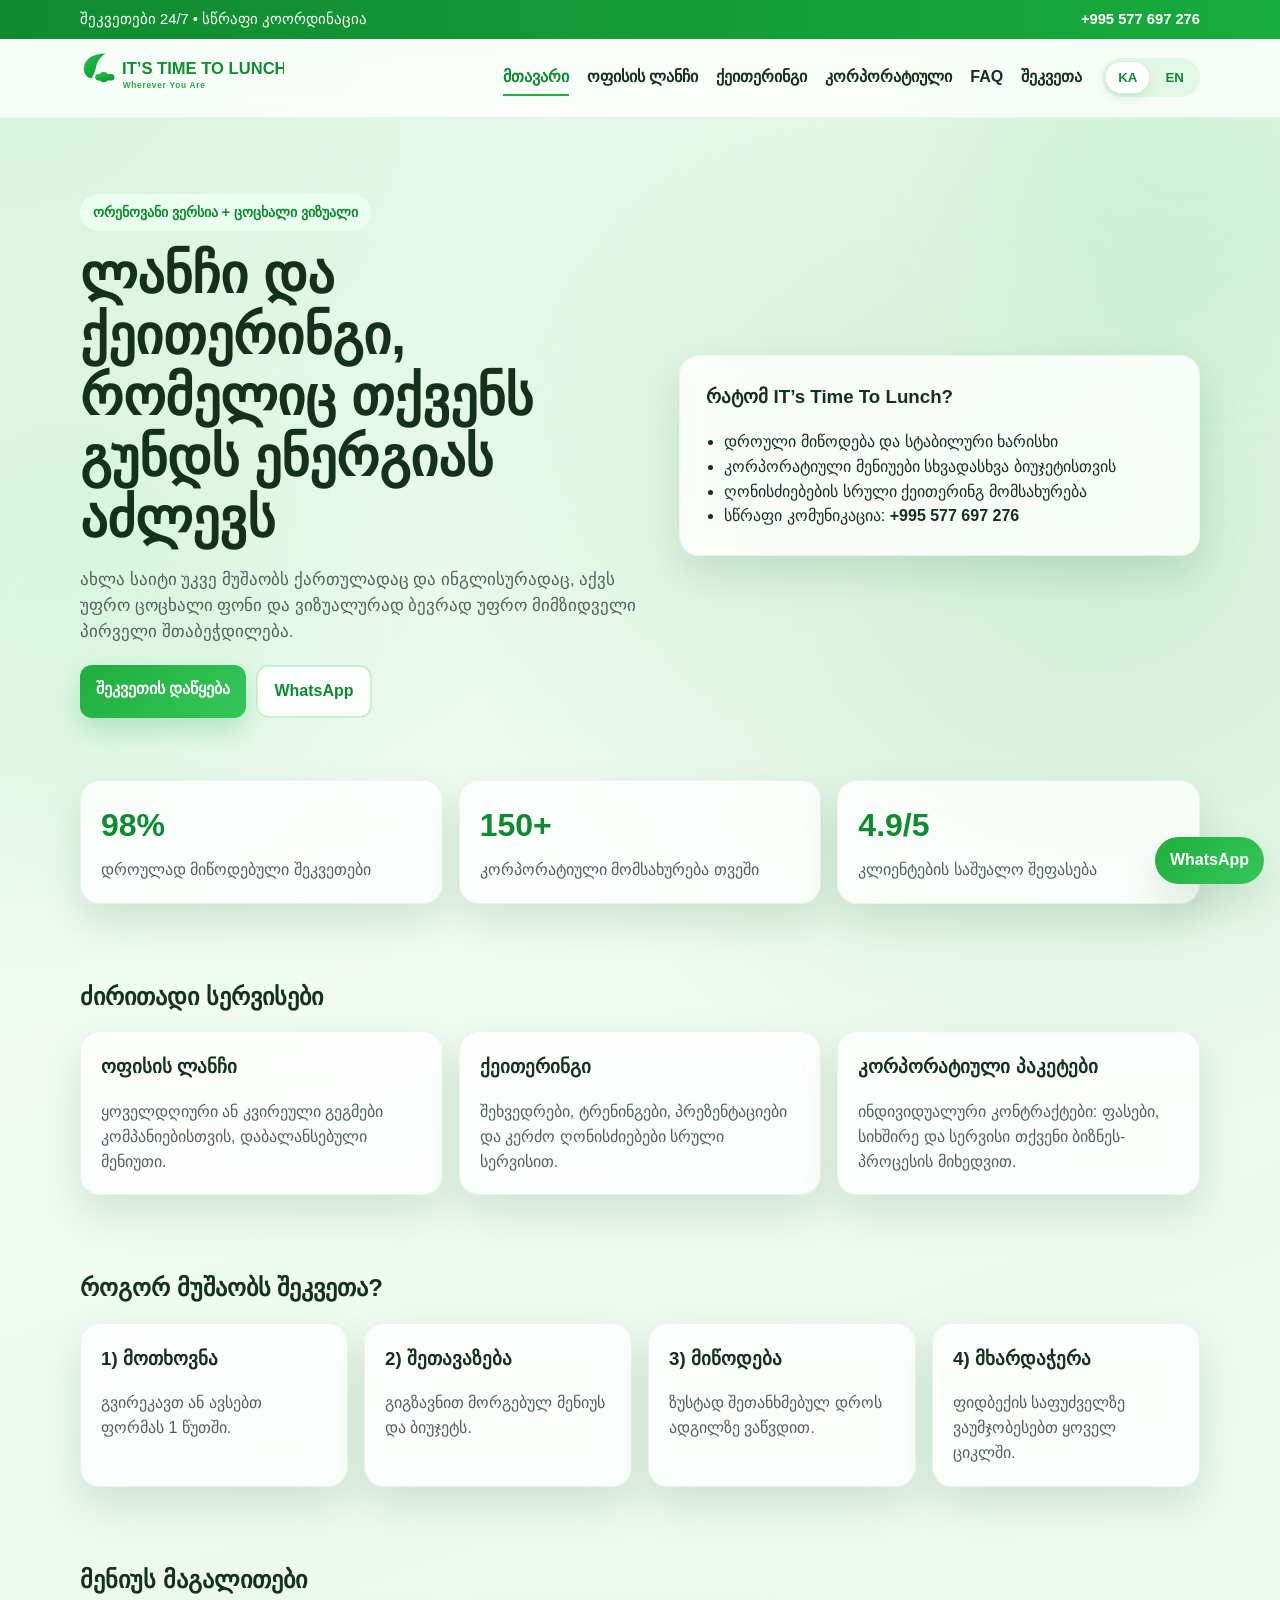
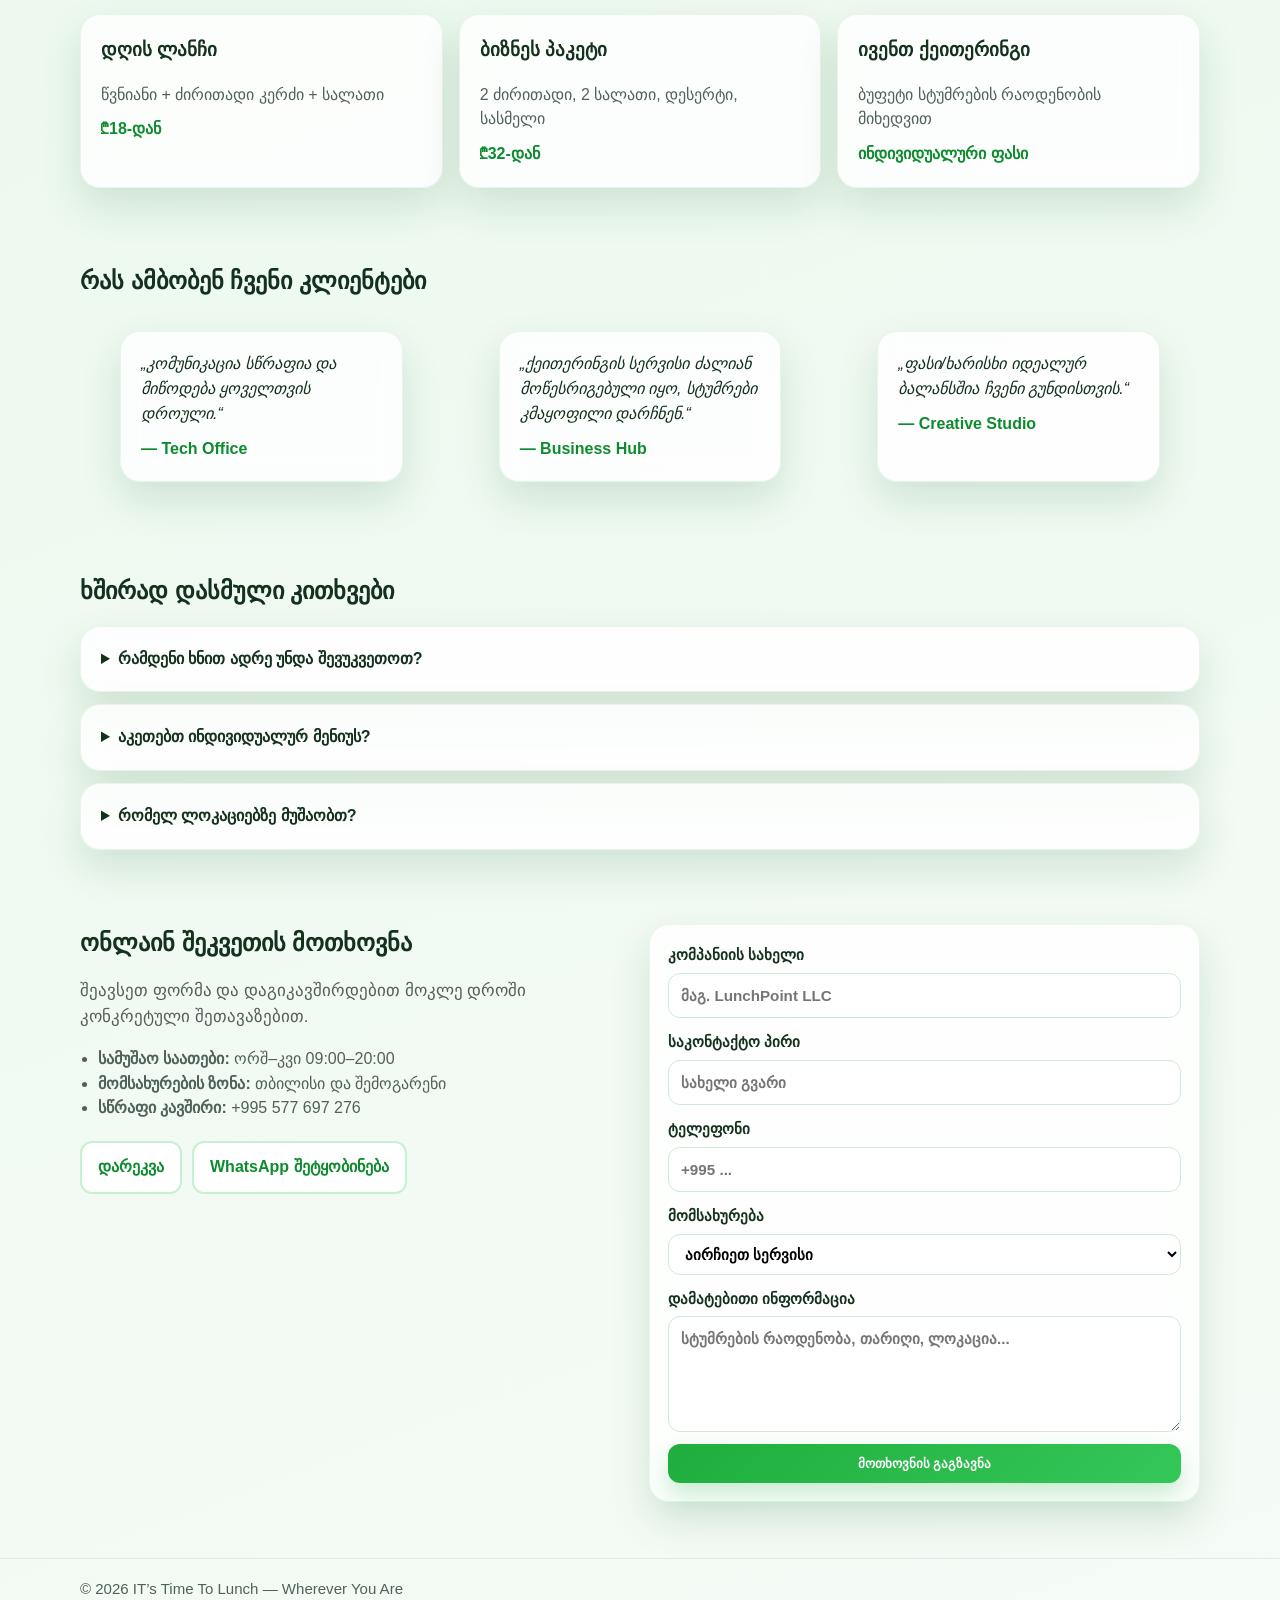
<file: index.html>
<!DOCTYPE html>
<html lang="ka">
<head>
  <meta charset="UTF-8" />
  <meta name="viewport" content="width=device-width, initial-scale=1.0" />
  <title>IT’s Time To Lunch | ლანჩი და ქეითერინგი</title>
  <meta name="description" content="ლანჩისა და ქეითერინგის სერვისი კომპანიებისთვის — სწრაფი, გემრიელი და სანდო მომსახურება." />
  <meta property="og:title" content="IT’s Time To Lunch" />
  <meta property="og:description" content="ოფისის ლანჩი და ქეითერინგი — სწრაფი შეკვეთა, სტაბილური ხარისხი." />
  <meta property="og:type" content="website" />
  <meta property="og:image" content="assets/logo.svg" />
  <link rel="stylesheet" href="styles.css" />
</head>
<body data-page="index">
  <div class="topbar">
    <div class="container topbar-inner">
      <span data-i18n="topbarText">შეკვეთები 24/7 • სწრაფი კოორდინაცია</span>
      <a href="tel:+995577697276">+995 577 697 276</a>
    </div>
  </div>

  <header class="site-header">
    <div class="container nav-wrap">
      <a href="index.html" aria-label="IT’s Time To Lunch">
        <img class="logo-img" src="assets/logo.svg" alt="IT’s Time To Lunch logo" />
      </a>
      <div class="nav-group">
        <nav class="nav">
          <a class="active" href="index.html" data-i18n="navHome">მთავარი</a>
          <a href="office-lunch.html" data-i18n="navOffice">ოფისის ლანჩი</a>
          <a href="catering.html" data-i18n="navCatering">ქეითერინგი</a>
          <a href="corporate-solutions.html" data-i18n="navCorporate">კორპორატიული</a>
          <a href="#faq" data-i18n="navFaq">FAQ</a>
          <a href="#order" data-i18n="navOrder">შეკვეთა</a>
        </nav>
        <div class="lang-switch" aria-label="Language switcher">
          <button class="lang-btn active" data-lang="ka" aria-pressed="true">KA</button>
          <button class="lang-btn" data-lang="en" aria-pressed="false">EN</button>
        </div>
      </div>
    </div>
  </header>

  <main>
    <section class="hero">
      <div class="container hero-grid">
        <div>
          <span class="badge" data-i18n="badge">ორენოვანი ვერსია + ცოცხალი ვიზუალი</span>
          <h1 data-i18n="heroTitle">ლანჩი და ქეითერინგი, რომელიც თქვენს გუნდს ენერგიას აძლევს</h1>
          <p class="lead" data-i18n="heroLead">ახლა საიტი უკვე მუშაობს ქართულადაც და ინგლისურადაც, აქვს უფრო ცოცხალი ფონი და ვიზუალურად ბევრად უფრო მიმზიდველი პირველი შთაბეჭდილება.</p>
          <div class="actions">
            <a class="btn btn-primary" href="#order" data-i18n="ctaPrimary">შეკვეთის დაწყება</a>
            <a class="btn btn-secondary" href="https://wa.me/995577697276" target="_blank" rel="noopener noreferrer" data-i18n="ctaWhatsapp">WhatsApp</a>
          </div>
        </div>
        <aside class="hero-card">
          <h3 data-i18n="whyTitle">რატომ IT’s Time To Lunch?</h3>
          <ul>
            <li data-i18n="why1">დროული მიწოდება და სტაბილური ხარისხი</li>
            <li data-i18n="why2">კორპორატიული მენიუები სხვადასხვა ბიუჯეტისთვის</li>
            <li data-i18n="why3">ღონისძიებების სრული ქეითერინგ მომსახურება</li>
            <li><span data-i18n="why4">სწრაფი კომუნიკაცია:</span> <strong>+995 577 697 276</strong></li>
          </ul>
        </aside>
      </div>
    </section>

    <section class="section stats">
      <div class="container grid-3">
        <article class="card stat"><h3>98%</h3><p data-i18n="stat1Label">დროულად მიწოდებული შეკვეთები</p></article>
        <article class="card stat"><h3>150+</h3><p data-i18n="stat2Label">კორპორატიული მომსახურება თვეში</p></article>
        <article class="card stat"><h3>4.9/5</h3><p data-i18n="stat3Label">კლიენტების საშუალო შეფასება</p></article>
      </div>
    </section>

    <section class="section" id="services">
      <div class="container">
        <h2 data-i18n="servicesTitle">ძირითადი სერვისები</h2>
        <div class="grid-3">
          <article class="card">
            <h3 data-i18n="service1Title">ოფისის ლანჩი</h3>
            <p data-i18n="service1Text">ყოველდღიური ან კვირეული გეგმები კომპანიებისთვის, დაბალანსებული მენიუთი.</p>
          </article>
          <article class="card">
            <h3 data-i18n="service2Title">ქეითერინგი</h3>
            <p data-i18n="service2Text">შეხვედრები, ტრენინგები, პრეზენტაციები და კერძო ღონისძიებები სრული სერვისით.</p>
          </article>
          <article class="card">
            <h3 data-i18n="service3Title">კორპორატიული პაკეტები</h3>
            <p data-i18n="service3Text">ინდივიდუალური კონტრაქტები: ფასები, სიხშირე და სერვისი თქვენი ბიზნეს-პროცესის მიხედვით.</p>
          </article>
        </div>
      </div>
    </section>

    <section class="section" id="process">
      <div class="container">
        <h2 data-i18n="processTitle">როგორ მუშაობს შეკვეთა?</h2>
        <div class="process-grid">
          <article class="card"><h3 data-i18n="process1Title">1) მოთხოვნა</h3><p data-i18n="process1Text">გვირეკავთ ან ავსებთ ფორმას 1 წუთში.</p></article>
          <article class="card"><h3 data-i18n="process2Title">2) შეთავაზება</h3><p data-i18n="process2Text">გიგზავნით მორგებულ მენიუს და ბიუჯეტს.</p></article>
          <article class="card"><h3 data-i18n="process3Title">3) მიწოდება</h3><p data-i18n="process3Text">ზუსტად შეთანხმებულ დროს ადგილზე ვაწვდით.</p></article>
          <article class="card"><h3 data-i18n="process4Title">4) მხარდაჭერა</h3><p data-i18n="process4Text">ფიდბექის საფუძველზე ვაუმჯობესებთ ყოველ ციკლში.</p></article>
        </div>
      </div>
    </section>

    <section class="section" id="menu">
      <div class="container">
        <h2 data-i18n="menuTitle">მენიუს მაგალითები</h2>
        <div class="grid-3">
          <article class="card menu-card">
            <h3 data-i18n="menu1Title">დღის ლანჩი</h3>
            <p data-i18n="menu1Text">წვნიანი + ძირითადი კერძი + სალათი</p>
            <strong data-i18n="menu1Price">₾18-დან</strong>
          </article>
          <article class="card menu-card">
            <h3 data-i18n="menu2Title">ბიზნეს პაკეტი</h3>
            <p data-i18n="menu2Text">2 ძირითადი, 2 სალათი, დესერტი, სასმელი</p>
            <strong data-i18n="menu2Price">₾32-დან</strong>
          </article>
          <article class="card menu-card">
            <h3 data-i18n="menu3Title">ივენთ ქეითერინგი</h3>
            <p data-i18n="menu3Text">ბუფეტი სტუმრების რაოდენობის მიხედვით</p>
            <strong data-i18n="menu3Price">ინდივიდუალური ფასი</strong>
          </article>
        </div>
      </div>
    </section>

    <section class="section" id="reviews">
      <div class="container">
        <h2 data-i18n="reviewsTitle">რას ამბობენ ჩვენი კლიენტები</h2>
        <div class="grid-3">
          <blockquote class="card quote"><span data-i18n="review1">„კომუნიკაცია სწრაფია და მიწოდება ყოველთვის დროული.“</span><cite>— Tech Office</cite></blockquote>
          <blockquote class="card quote"><span data-i18n="review2">„ქეითერინგის სერვისი ძალიან მოწესრიგებული იყო, სტუმრები კმაყოფილი დარჩნენ.“</span><cite>— Business Hub</cite></blockquote>
          <blockquote class="card quote"><span data-i18n="review3">„ფასი/ხარისხი იდეალურ ბალანსშია ჩვენი გუნდისთვის.“</span><cite>— Creative Studio</cite></blockquote>
        </div>
      </div>
    </section>

    <section class="section" id="faq">
      <div class="container">
        <h2 data-i18n="faqTitle">ხშირად დასმული კითხვები</h2>
        <div class="faq-list">
          <details class="card"><summary data-i18n="faq1Q">რამდენი ხნით ადრე უნდა შევუკვეთოთ?</summary><p data-i18n="faq1A">სტანდარტულად 24 საათით ადრე, დიდი ღონისძიებისთვის 48-72 საათი.</p></details>
          <details class="card"><summary data-i18n="faq2Q">აკეთებთ ინდივიდუალურ მენიუს?</summary><p data-i18n="faq2A">დიახ, ვამზადებთ მორგებულ შეთავაზებას დიეტური/ვეგეტარიანული არჩევანითაც.</p></details>
          <details class="card"><summary data-i18n="faq3Q">რომელ ლოკაციებზე მუშაობთ?</summary><p data-i18n="faq3A">თბილისი სრულად + მიმდებარე ზონები წინასწარი შეთანხმებით.</p></details>
        </div>
      </div>
    </section>

    <section class="section" id="order">
      <div class="container order-layout">
        <div>
          <h2 data-i18n="orderTitle">ონლაინ შეკვეთის მოთხოვნა</h2>
          <p class="lead" data-i18n="orderLead">შეავსეთ ფორმა და დაგიკავშირდებით მოკლე დროში კონკრეტული შეთავაზებით.</p>
          <ul class="service-meta">
            <li><strong data-i18n="workHours">სამუშაო საათები:</strong> <span data-i18n="workHoursValue">ორშ–კვი 09:00–20:00</span></li>
            <li><strong data-i18n="serviceZone">მომსახურების ზონა:</strong> <span data-i18n="serviceZoneValue">თბილისი და შემოგარენი</span></li>
            <li><strong data-i18n="fastContact">სწრაფი კავშირი:</strong> +995 577 697 276</li>
          </ul>
          <div class="contact-inline">
            <a class="btn btn-secondary" href="tel:+995577697276" data-i18n="callBtn">დარეკვა</a>
            <a class="btn btn-secondary" href="https://wa.me/995577697276" target="_blank" rel="noopener noreferrer" data-i18n="whatsappBtn">WhatsApp შეტყობინება</a>
          </div>
        </div>
        <form class="order-form" action="#" method="post">
          <label><span data-i18n="formCompany">კომპანიის სახელი</span>
            <input type="text" name="company" placeholder="მაგ. LunchPoint LLC" data-i18n-placeholder="companyPlaceholder" required />
          </label>
          <label><span data-i18n="formContact">საკონტაქტო პირი</span>
            <input type="text" name="person" placeholder="სახელი გვარი" data-i18n-placeholder="contactPlaceholder" required />
          </label>
          <label><span data-i18n="formPhone">ტელეფონი</span>
            <input type="tel" name="phone" placeholder="+995 ..." data-i18n-placeholder="phonePlaceholder" required />
          </label>
          <label><span data-i18n="formService">მომსახურება</span>
            <select name="service" required>
              <option value="" data-i18n-option="servicePlaceholder">აირჩიეთ სერვისი</option>
              <option data-i18n-option="service1Title">ოფისის ლანჩი</option>
              <option data-i18n-option="service2Title">ქეითერინგი</option>
              <option data-i18n-option="service3Title">კორპორატიული პაკეტი</option>
            </select>
          </label>
          <label><span data-i18n="formNotes">დამატებითი ინფორმაცია</span>
            <textarea name="notes" rows="4" placeholder="სტუმრების რაოდენობა, თარიღი, ლოკაცია..." data-i18n-placeholder="notesPlaceholder"></textarea>
          </label>
          <button class="btn btn-primary" type="submit" data-i18n="formSubmit">მოთხოვნის გაგზავნა</button>
        </form>
      </div>
    </section>
  </main>

  <footer class="footer">
    <div class="container" data-i18n="footer">© 2026 IT’s Time To Lunch — Wherever You Are</div>
  </footer>

  <a class="whatsapp-float" href="https://wa.me/995577697276" target="_blank" rel="noopener noreferrer" aria-label="WhatsApp სწრაფი შეკვეთა" data-i18n="whatsappFloat">WhatsApp</a>

  <script type="application/ld+json">
    {
      "@context": "https://schema.org",
      "@type": "FoodEstablishment",
      "name": "IT’s Time To Lunch",
      "telephone": "+995577697276",
      "servesCuisine": "Lunch, Catering",
      "address": {"@type": "PostalAddress", "addressLocality": "Tbilisi", "addressCountry": "GE"}
    }
  </script>
  <script src="script.js"></script>
</body>
</html>
</file>
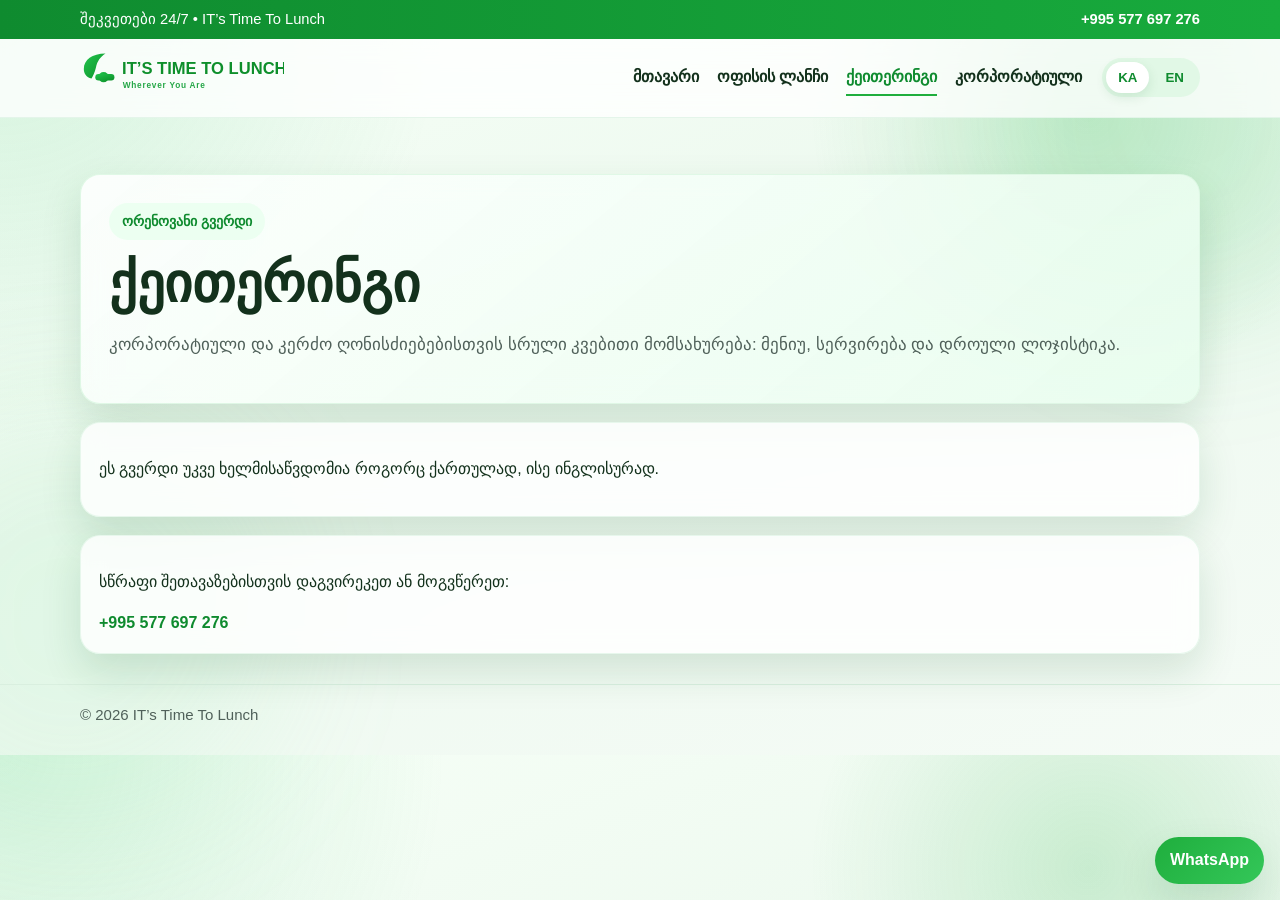
<file: catering.html>
<!DOCTYPE html>
<html lang="ka">
<head>
  <meta charset="UTF-8" />
  <meta name="viewport" content="width=device-width, initial-scale=1.0" />
  <title>ქეითერინგი | IT’s Time To Lunch</title>
  <link rel="stylesheet" href="styles.css" />
</head>
<body data-page="catering">
  <div class="topbar">
    <div class="container topbar-inner">
      <span data-i18n="topbarText">შეკვეთები 24/7 • IT’s Time To Lunch</span>
      <a href="tel:+995577697276">+995 577 697 276</a>
    </div>
  </div>

  <header class="site-header">
    <div class="container nav-wrap">
      <a href="index.html" aria-label="IT’s Time To Lunch">
        <img class="logo-img" src="assets/logo.svg" alt="IT’s Time To Lunch logo" />
      </a>
      <div class="nav-group">
        <nav class="nav">
          <a href="index.html" data-i18n="navHome">მთავარი</a>
          <a href="office-lunch.html" data-i18n="navOffice">ოფისის ლანჩი</a>
          <a class="active" href="catering.html" data-i18n="navCatering">ქეითერინგი</a>
          <a href="corporate-solutions.html" data-i18n="navCorporate">კორპორატიული</a>
        </nav>
        <div class="lang-switch" aria-label="Language switcher">
          <button class="lang-btn active" data-lang="ka" aria-pressed="true">KA</button>
          <button class="lang-btn" data-lang="en" aria-pressed="false">EN</button>
        </div>
      </div>
    </div>
  </header>

  <main class="container simple-page">
    <div class="page-shell">
      <section class="hero-card page-intro">
        <span class="badge" data-i18n="introBadge">ორენოვანი გვერდი</span>
        <h1 data-i18n="pageTitleMain">ქეითერინგი</h1>
        <p class="lead" data-i18n="pageLead">კორპორატიული და კერძო ღონისძიებებისთვის სრული კვებითი მომსახურება: მენიუ, სერვირება და დროული ლოჯისტიკა.</p>
      </section>
      <section class="language-note">
        <p data-i18n="languageNote">ეს გვერდი უკვე ხელმისაწვდომია როგორც ქართულად, ისე ინგლისურად.</p>
      </section>
      <section class="contact-box">
        <p data-i18n="contactTitle">სწრაფი შეთავაზებისთვის დაგვირეკეთ ან მოგვწერეთ:</p>
        <a href="tel:+995577697276">+995 577 697 276</a>
      </section>
    </div>
  </main>

  <footer class="footer">
    <div class="container" data-i18n="footer">© 2026 IT’s Time To Lunch</div>
  </footer>
  <a class="whatsapp-float" href="https://wa.me/995577697276" target="_blank" rel="noopener noreferrer" aria-label="WhatsApp სწრაფი შეკვეთა" data-i18n="whatsappFloat">WhatsApp</a>
  <script src="script.js"></script>
</body>
</html>
</file>
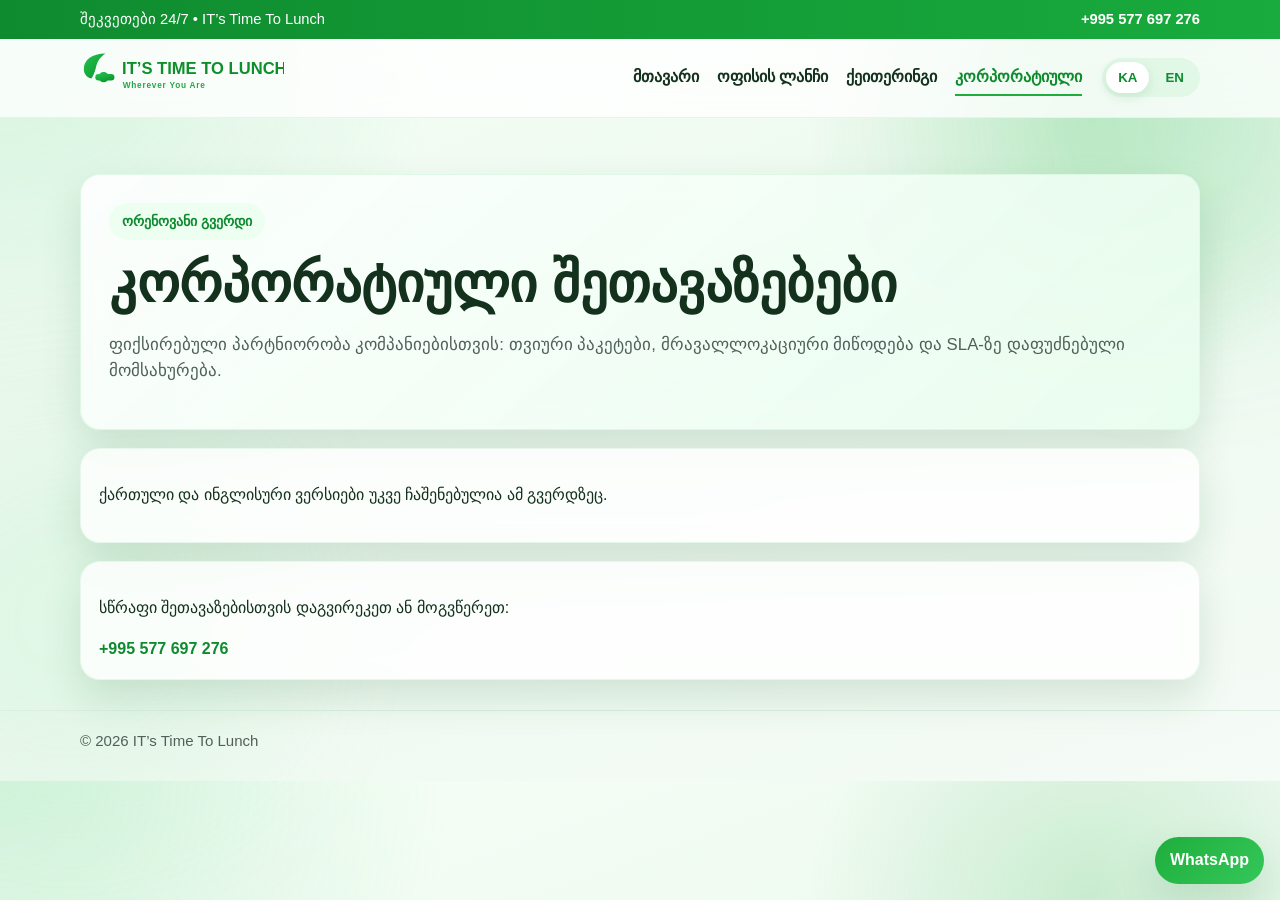
<file: corporate-solutions.html>
<!DOCTYPE html>
<html lang="ka">
<head>
  <meta charset="UTF-8" />
  <meta name="viewport" content="width=device-width, initial-scale=1.0" />
  <title>კორპორატიული შეთავაზებები | IT’s Time To Lunch</title>
  <link rel="stylesheet" href="styles.css" />
</head>
<body data-page="corporate">
  <div class="topbar">
    <div class="container topbar-inner">
      <span data-i18n="topbarText">შეკვეთები 24/7 • IT’s Time To Lunch</span>
      <a href="tel:+995577697276">+995 577 697 276</a>
    </div>
  </div>

  <header class="site-header">
    <div class="container nav-wrap">
      <a href="index.html" aria-label="IT’s Time To Lunch">
        <img class="logo-img" src="assets/logo.svg" alt="IT’s Time To Lunch logo" />
      </a>
      <div class="nav-group">
        <nav class="nav">
          <a href="index.html" data-i18n="navHome">მთავარი</a>
          <a href="office-lunch.html" data-i18n="navOffice">ოფისის ლანჩი</a>
          <a href="catering.html" data-i18n="navCatering">ქეითერინგი</a>
          <a class="active" href="corporate-solutions.html" data-i18n="navCorporate">კორპორატიული</a>
        </nav>
        <div class="lang-switch" aria-label="Language switcher">
          <button class="lang-btn active" data-lang="ka" aria-pressed="true">KA</button>
          <button class="lang-btn" data-lang="en" aria-pressed="false">EN</button>
        </div>
      </div>
    </div>
  </header>

  <main class="container simple-page">
    <div class="page-shell">
      <section class="hero-card page-intro">
        <span class="badge" data-i18n="introBadge">ორენოვანი გვერდი</span>
        <h1 data-i18n="pageTitleMain">კორპორატიული შეთავაზებები</h1>
        <p class="lead" data-i18n="pageLead">ფიქსირებული პარტნიორობა კომპანიებისთვის: თვიური პაკეტები, მრავალლოკაციური მიწოდება და SLA-ზე დაფუძნებული მომსახურება.</p>
      </section>
      <section class="language-note">
        <p data-i18n="languageNote">ქართული და ინგლისური ვერსიები უკვე ჩაშენებულია ამ გვერდზეც.</p>
      </section>
      <section class="contact-box">
        <p data-i18n="contactTitle">სწრაფი შეთავაზებისთვის დაგვირეკეთ ან მოგვწერეთ:</p>
        <a href="tel:+995577697276">+995 577 697 276</a>
      </section>
    </div>
  </main>

  <footer class="footer">
    <div class="container" data-i18n="footer">© 2026 IT’s Time To Lunch</div>
  </footer>
  <a class="whatsapp-float" href="https://wa.me/995577697276" target="_blank" rel="noopener noreferrer" aria-label="WhatsApp სწრაფი შეკვეთა" data-i18n="whatsappFloat">WhatsApp</a>
  <script src="script.js"></script>
</body>
</html>
</file>
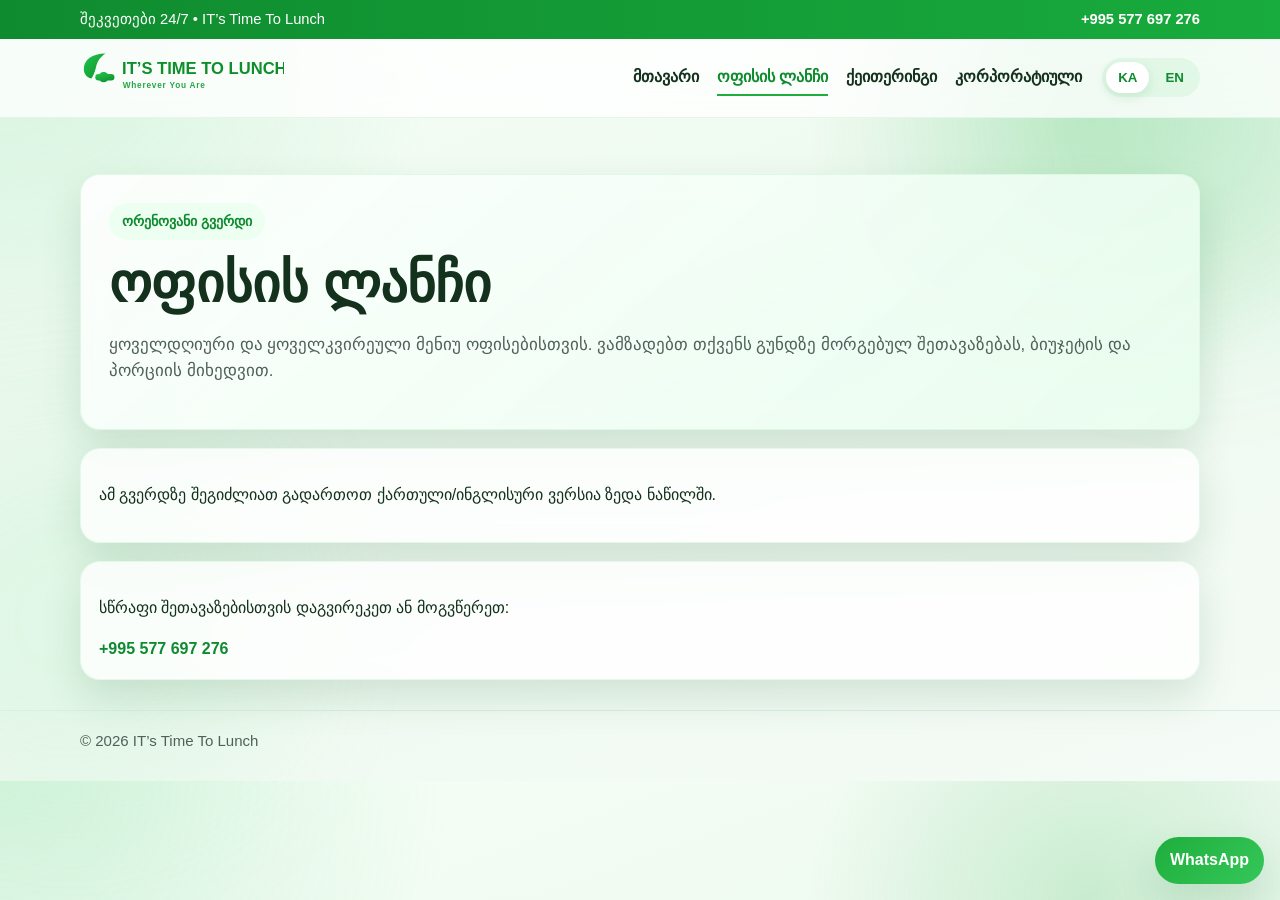
<file: office-lunch.html>
<!DOCTYPE html>
<html lang="ka">
<head>
  <meta charset="UTF-8" />
  <meta name="viewport" content="width=device-width, initial-scale=1.0" />
  <title>ოფისის ლანჩი | IT’s Time To Lunch</title>
  <link rel="stylesheet" href="styles.css" />
</head>
<body data-page="office">
  <div class="topbar">
    <div class="container topbar-inner">
      <span data-i18n="topbarText">შეკვეთები 24/7 • IT’s Time To Lunch</span>
      <a href="tel:+995577697276">+995 577 697 276</a>
    </div>
  </div>

  <header class="site-header">
    <div class="container nav-wrap">
      <a href="index.html" aria-label="IT’s Time To Lunch">
        <img class="logo-img" src="assets/logo.svg" alt="IT’s Time To Lunch logo" />
      </a>
      <div class="nav-group">
        <nav class="nav">
          <a href="index.html" data-i18n="navHome">მთავარი</a>
          <a class="active" href="office-lunch.html" data-i18n="navOffice">ოფისის ლანჩი</a>
          <a href="catering.html" data-i18n="navCatering">ქეითერინგი</a>
          <a href="corporate-solutions.html" data-i18n="navCorporate">კორპორატიული</a>
        </nav>
        <div class="lang-switch" aria-label="Language switcher">
          <button class="lang-btn active" data-lang="ka" aria-pressed="true">KA</button>
          <button class="lang-btn" data-lang="en" aria-pressed="false">EN</button>
        </div>
      </div>
    </div>
  </header>

  <main class="container simple-page">
    <div class="page-shell">
      <section class="hero-card page-intro">
        <span class="badge" data-i18n="introBadge">ორენოვანი გვერდი</span>
        <h1 data-i18n="pageTitleMain">ოფისის ლანჩი</h1>
        <p class="lead" data-i18n="pageLead">ყოველდღიური და ყოველკვირეული მენიუ ოფისებისთვის. ვამზადებთ თქვენს გუნდზე მორგებულ შეთავაზებას, ბიუჯეტის და პორციის მიხედვით.</p>
      </section>
      <section class="language-note">
        <p data-i18n="languageNote">ამ გვერდზე შეგიძლიათ გადართოთ ქართული/ინგლისური ვერსია ზედა ნაწილში.</p>
      </section>
      <section class="contact-box">
        <p data-i18n="contactTitle">სწრაფი შეთავაზებისთვის დაგვირეკეთ ან მოგვწერეთ:</p>
        <a href="tel:+995577697276">+995 577 697 276</a>
      </section>
    </div>
  </main>

  <footer class="footer">
    <div class="container" data-i18n="footer">© 2026 IT’s Time To Lunch</div>
  </footer>
  <a class="whatsapp-float" href="https://wa.me/995577697276" target="_blank" rel="noopener noreferrer" aria-label="WhatsApp სწრაფი შეკვეთა" data-i18n="whatsappFloat">WhatsApp</a>
  <script src="script.js"></script>
</body>
</html>
</file>
<file: styles.css>
:root {
  --bg: #f4fbf3;
  --surface: rgba(255, 255, 255, 0.82);
  --surface-strong: rgba(255, 255, 255, 0.94);
  --text: #13311c;
  --muted: #50615a;
  --brand: #1fae3d;
  --brand-dark: #0f8b2f;
  --brand-soft: #dff8e5;
  --accent: #ebfff0;
  --ring: #c7f0d2;
  --shadow: 0 18px 40px rgba(12, 90, 35, 0.14);
}

* { box-sizing: border-box; }

html { scroll-behavior: smooth; }

body {
  position: relative;
  margin: 0;
  font-family: Inter, "Segoe UI", Arial, sans-serif;
  color: var(--text);
  background:
    radial-gradient(circle at top left, rgba(76, 201, 122, 0.2), transparent 30%),
    radial-gradient(circle at 85% 15%, rgba(31, 174, 61, 0.18), transparent 22%),
    linear-gradient(160deg, #f7fff7 0%, #edf9ef 45%, #f5fbf6 100%);
  line-height: 1.55;
  overflow-x: hidden;
}

body::before,
body::after {
  content: "";
  position: fixed;
  inset: auto;
  width: 420px;
  height: 420px;
  border-radius: 50%;
  filter: blur(70px);
  z-index: -1;
  opacity: 0.5;
  animation: floatBlob 16s ease-in-out infinite;
}

body::before {
  top: -90px;
  right: -120px;
  background: rgba(62, 204, 101, 0.22);
}

body::after {
  left: -140px;
  bottom: 8%;
  background: rgba(157, 235, 180, 0.3);
  animation-delay: -8s;
}

.container { width: min(1120px, 92%); margin: 0 auto; }

.topbar {
  background: linear-gradient(90deg, #0f8b2f, #18ab3d);
  color: #fff;
  font-size: 0.92rem;
}

.topbar-inner {
  display: flex;
  justify-content: space-between;
  gap: 8px;
  padding: 8px 0;
  flex-wrap: wrap;
}

.topbar a { color: #fff; font-weight: 700; text-decoration: none; }

.site-header {
  position: sticky;
  top: 0;
  z-index: 20;
  background: rgba(255, 255, 255, 0.78);
  backdrop-filter: blur(14px);
  border-bottom: 1px solid rgba(226, 244, 232, 0.9);
}

.nav-wrap {
  display: flex;
  align-items: center;
  justify-content: space-between;
  padding: 12px 0;
  gap: 20px;
}

.nav-group {
  display: flex;
  align-items: center;
  gap: 20px;
  flex-wrap: wrap;
  justify-content: flex-end;
}

.logo-img { height: 46px; width: auto; }

.nav {
  display: flex;
  gap: 18px;
  flex-wrap: wrap;
}

.nav a {
  text-decoration: none;
  color: var(--text);
  font-weight: 700;
  position: relative;
}

.nav a.active,
.nav a:hover { color: var(--brand-dark); }

.nav a.active::after,
.nav a:hover::after {
  content: "";
  position: absolute;
  left: 0;
  bottom: -6px;
  width: 100%;
  height: 2px;
  background: var(--brand);
}

.lang-switch {
  display: inline-flex;
  padding: 4px;
  gap: 4px;
  border-radius: 999px;
  background: rgba(223, 248, 229, 0.9);
}

.lang-btn {
  border: 0;
  background: transparent;
  color: var(--brand-dark);
  font-weight: 800;
  padding: 8px 12px;
  border-radius: 999px;
  cursor: pointer;
}

.lang-btn.active {
  background: #fff;
  box-shadow: 0 4px 12px rgba(14, 107, 39, 0.12);
}

.hero {
  padding: 76px 0 44px;
}

.hero-grid {
  display: grid;
  grid-template-columns: 1.05fr 0.95fr;
  gap: 24px;
  align-items: center;
}

.badge {
  display: inline-block;
  background: rgba(235, 255, 240, 0.92);
  color: var(--brand-dark);
  padding: 8px 13px;
  border-radius: 999px;
  font-size: 0.88rem;
  font-weight: 700;
}

h1,
h2,
h3 { margin-top: 0; }

h1 {
  margin: 14px 0 12px;
  line-height: 1.12;
  font-size: clamp(2rem, 4.4vw, 3.4rem);
}

.lead {
  color: var(--muted);
  font-size: 1.05rem;
}

.actions,
.contact-inline {
  display: flex;
  gap: 10px;
  flex-wrap: wrap;
  margin-top: 20px;
}

.btn {
  display: inline-block;
  text-decoration: none;
  border-radius: 12px;
  padding: 12px 16px;
  font-weight: 800;
  border: none;
  cursor: pointer;
  transition: transform 0.18s ease, box-shadow 0.18s ease, background 0.18s ease;
}

.btn:hover {
  transform: translateY(-1px);
}

.btn-primary {
  background: linear-gradient(135deg, var(--brand), #34c759);
  color: #fff;
  box-shadow: 0 12px 25px rgba(31, 174, 61, 0.24);
}

.btn-primary:hover { background: linear-gradient(135deg, var(--brand-dark), var(--brand)); }

.btn-secondary {
  border: 2px solid var(--ring);
  color: var(--brand-dark);
  background: rgba(255, 255, 255, 0.88);
}

.hero-card,
.card,
.contact-box,
.order-form,
.language-note {
  background: var(--surface);
  border-radius: 20px;
  box-shadow: var(--shadow);
  backdrop-filter: blur(12px);
}

.hero-card {
  padding: 26px;
  border: 1px solid rgba(230, 247, 235, 0.95);
}

.hero-card ul { padding-left: 18px; margin-bottom: 0; }

.section { padding: 18px 0 56px; }
.section h2 { margin-bottom: 16px; }

.grid-3 {
  display: grid;
  grid-template-columns: repeat(3, 1fr);
  gap: 16px;
}

.card {
  padding: 20px;
  border: 1px solid rgba(233, 244, 236, 0.96);
}

.card p { color: var(--muted); margin-bottom: 0; }

.stats .stat h3 {
  margin: 0;
  font-size: 2rem;
  color: var(--brand-dark);
}

.stats .stat p { margin-top: 8px; }

.process-grid {
  display: grid;
  grid-template-columns: repeat(4, 1fr);
  gap: 16px;
}

.menu-card strong {
  color: var(--brand-dark);
  display: inline-block;
  margin-top: 10px;
}

.quote { font-style: italic; }
.quote cite {
  display: block;
  margin-top: 10px;
  font-style: normal;
  font-weight: 700;
  color: var(--brand-dark);
}

.faq-list { display: grid; gap: 12px; }

details summary {
  cursor: pointer;
  font-weight: 700;
}

details p {
  margin: 12px 0 0;
  color: var(--muted);
}

.order-layout {
  display: grid;
  grid-template-columns: 1fr 1fr;
  gap: 18px;
  align-items: start;
}

.service-meta {
  margin: 10px 0 0;
  padding-left: 18px;
  color: var(--muted);
}

.order-form {
  padding: 18px;
  border: 1px solid rgba(230, 247, 235, 0.95);
  display: grid;
  gap: 12px;
}

.order-form label {
  display: grid;
  gap: 6px;
  font-weight: 600;
  font-size: 0.95rem;
}

.order-form input,
.order-form select,
.order-form textarea {
  width: 100%;
  border: 1px solid #cfe8d7;
  border-radius: 12px;
  padding: 10px 12px;
  font: inherit;
  background: rgba(255, 255, 255, 0.88);
}

.order-form input:focus,
.order-form select:focus,
.order-form textarea:focus {
  outline: 2px solid var(--ring);
  border-color: var(--brand);
}

.simple-page { padding: 56px 0 30px; }

.page-shell {
  display: grid;
  gap: 18px;
}

.page-intro {
  padding: 28px;
  background: linear-gradient(140deg, rgba(255, 255, 255, 0.86), rgba(232, 253, 238, 0.9));
  border: 1px solid rgba(223, 248, 229, 0.95);
}

.language-note,
.contact-box {
  padding: 18px;
  border: 1px solid rgba(230, 247, 235, 0.95);
}

.contact-box a { color: var(--brand-dark); font-weight: 800; text-decoration: none; }

.footer {
  border-top: 1px solid rgba(217, 239, 223, 0.96);
  padding: 18px 0 28px;
  color: var(--muted);
  font-size: 0.94rem;
}

.whatsapp-float {
  position: fixed;
  right: 16px;
  bottom: 16px;
  background: linear-gradient(135deg, #1fae3d, #34c759);
  color: #fff;
  text-decoration: none;
  font-weight: 800;
  border-radius: 999px;
  padding: 11px 15px;
  box-shadow: var(--shadow);
}

@keyframes floatBlob {
  0%, 100% { transform: translate3d(0, 0, 0) scale(1); }
  50% { transform: translate3d(20px, -16px, 0) scale(1.08); }
}

@media (max-width: 930px) {
  .hero-grid,
  .grid-3,
  .order-layout,
  .process-grid {
    grid-template-columns: 1fr;
  }

  .nav-wrap,
  .nav-group {
    flex-direction: column;
    align-items: flex-start;
  }

  .hero { padding-top: 50px; }
}
</file>
